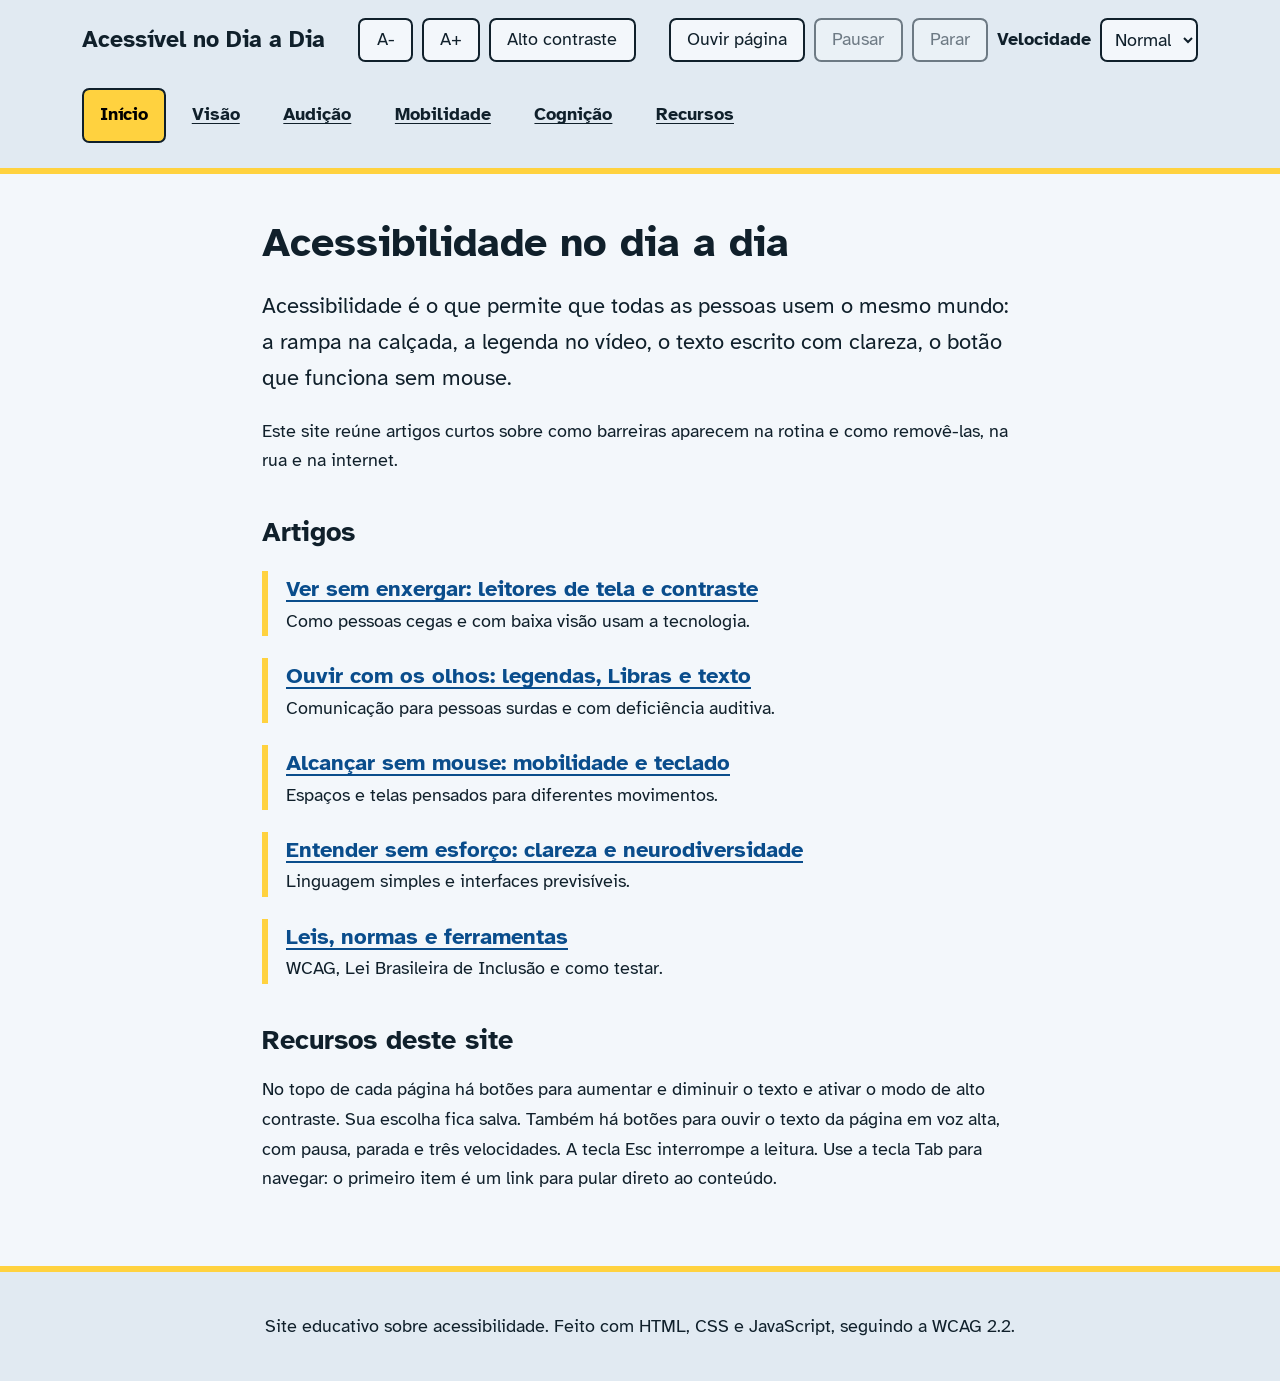
<file: index.html>
<!DOCTYPE html>
<html lang="pt-BR">
<head>
<meta charset="utf-8">
<meta name="viewport" content="width=device-width, initial-scale=1">
<title>Acessibilidade no dia a dia | Acessível no Dia a Dia</title>
<meta name="description" content="Artigos sobre acessibilidade na vida cotidiana: visão, audição, mobilidade e cognição.">
<link rel="preconnect" href="https://fonts.googleapis.com">
<link rel="preconnect" href="https://fonts.gstatic.com" crossorigin>
<link href="https://fonts.googleapis.com/css2?family=Atkinson+Hyperlegible:ital,wght@0,400;0,700;1,400&display=swap" rel="stylesheet">
<link rel="stylesheet" href="estilo.css">
</head>
<body>
<a class="pular" href="#conteudo">Pular para o conteúdo</a>
<header>
<div class="topo">
<a class="marca" href="index.html">Acessível no Dia a Dia</a>
<div class="ferramentas" role="group" aria-label="Ferramentas de acessibilidade">
<button type="button" id="btn-menos" aria-label="Diminuir texto">A-</button>
<button type="button" id="btn-mais" aria-label="Aumentar texto">A+</button>
<button type="button" id="btn-contraste" aria-pressed="false">Alto contraste</button>
</div>
<div class="ferramentas" id="leitura" role="group" aria-label="Leitura em voz alta">
<button type="button" id="btn-ouvir">Ouvir página</button>
<button type="button" id="btn-pausa" aria-pressed="false" disabled>Pausar</button>
<button type="button" id="btn-parar" disabled>Parar</button>
<label for="vel-leitura">Velocidade</label>
<select id="vel-leitura"><option value="0.8">Lenta</option><option value="1" selected>Normal</option><option value="1.3">Rápida</option></select>
<span id="estado-leitura" class="sr" role="status" aria-live="polite"></span>
</div>
</div>
<nav aria-label="Principal"><ul><li><a href="index.html" aria-current="page">Início</a></li><li><a href="visual.html">Visão</a></li><li><a href="auditiva.html">Audição</a></li><li><a href="motora.html">Mobilidade</a></li><li><a href="cognitiva.html">Cognição</a></li><li><a href="recursos.html">Recursos</a></li></ul></nav>
</header>
<main id="conteudo" tabindex="-1">

<h1>Acessibilidade no dia a dia</h1>
<p class="intro">Acessibilidade é o que permite que todas as pessoas usem o mesmo mundo: a rampa na calçada, a legenda no vídeo, o texto escrito com clareza, o botão que funciona sem mouse.</p>
<p>Este site reúne artigos curtos sobre como barreiras aparecem na rotina e como removê-las, na rua e na internet.</p>
<h2>Artigos</h2>
<ul class="lista-artigos">
<li><a href="visual.html">Ver sem enxergar: leitores de tela e contraste</a><br>Como pessoas cegas e com baixa visão usam a tecnologia.</li>
<li><a href="auditiva.html">Ouvir com os olhos: legendas, Libras e texto</a><br>Comunicação para pessoas surdas e com deficiência auditiva.</li>
<li><a href="motora.html">Alcançar sem mouse: mobilidade e teclado</a><br>Espaços e telas pensados para diferentes movimentos.</li>
<li><a href="cognitiva.html">Entender sem esforço: clareza e neurodiversidade</a><br>Linguagem simples e interfaces previsíveis.</li>
<li><a href="recursos.html">Leis, normas e ferramentas</a><br>WCAG, Lei Brasileira de Inclusão e como testar.</li>
</ul>
<h2>Recursos deste site</h2>
<p>No topo de cada página há botões para aumentar e diminuir o texto e ativar o modo de alto contraste. Sua escolha fica salva. Também há botões para ouvir o texto da página em voz alta, com pausa, parada e três velocidades. A tecla Esc interrompe a leitura. Use a tecla Tab para navegar: o primeiro item é um link para pular direto ao conteúdo.</p>

</main>
<footer><p>Site educativo sobre acessibilidade. Feito com HTML, CSS e JavaScript, seguindo a WCAG 2.2.</p></footer>
<script src="acessibilidade.js"></script>
<script src="leitura.js"></script>
</body>
</html>
</file>
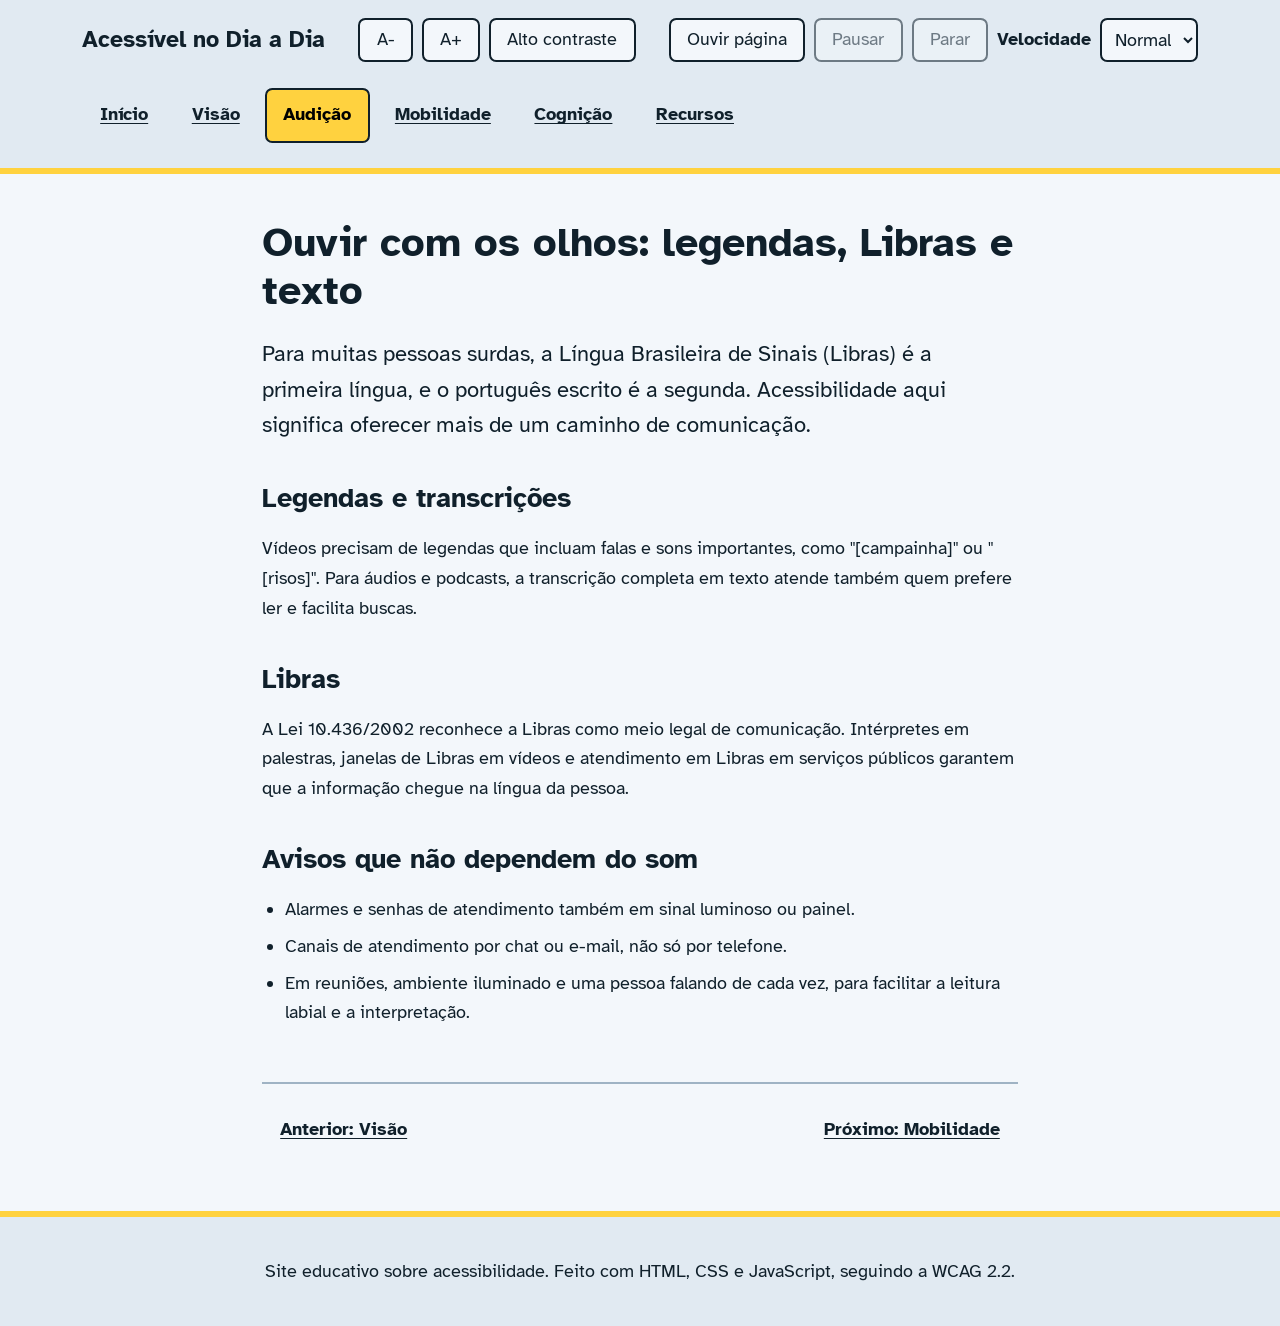
<file: auditiva.html>
<!DOCTYPE html>
<html lang="pt-BR">
<head>
<meta charset="utf-8">
<meta name="viewport" content="width=device-width, initial-scale=1">
<title>Ouvir com os olhos: legendas, Libras e texto | Acessível no Dia a Dia</title>
<meta name="description" content="Legendas, Libras e alternativas escritas para pessoas surdas e com deficiência auditiva.">
<link rel="preconnect" href="https://fonts.googleapis.com">
<link rel="preconnect" href="https://fonts.gstatic.com" crossorigin>
<link href="https://fonts.googleapis.com/css2?family=Atkinson+Hyperlegible:ital,wght@0,400;0,700;1,400&display=swap" rel="stylesheet">
<link rel="stylesheet" href="estilo.css">
</head>
<body>
<a class="pular" href="#conteudo">Pular para o conteúdo</a>
<header>
<div class="topo">
<a class="marca" href="index.html">Acessível no Dia a Dia</a>
<div class="ferramentas" role="group" aria-label="Ferramentas de acessibilidade">
<button type="button" id="btn-menos" aria-label="Diminuir texto">A-</button>
<button type="button" id="btn-mais" aria-label="Aumentar texto">A+</button>
<button type="button" id="btn-contraste" aria-pressed="false">Alto contraste</button>
</div>
<div class="ferramentas" id="leitura" role="group" aria-label="Leitura em voz alta">
<button type="button" id="btn-ouvir">Ouvir página</button>
<button type="button" id="btn-pausa" aria-pressed="false" disabled>Pausar</button>
<button type="button" id="btn-parar" disabled>Parar</button>
<label for="vel-leitura">Velocidade</label>
<select id="vel-leitura"><option value="0.8">Lenta</option><option value="1" selected>Normal</option><option value="1.3">Rápida</option></select>
<span id="estado-leitura" class="sr" role="status" aria-live="polite"></span>
</div>
</div>
<nav aria-label="Principal"><ul><li><a href="index.html">Início</a></li><li><a href="visual.html">Visão</a></li><li><a href="auditiva.html" aria-current="page">Audição</a></li><li><a href="motora.html">Mobilidade</a></li><li><a href="cognitiva.html">Cognição</a></li><li><a href="recursos.html">Recursos</a></li></ul></nav>
</header>
<main id="conteudo" tabindex="-1">

<h1>Ouvir com os olhos: legendas, Libras e texto</h1>
<p class="intro">Para muitas pessoas surdas, a Língua Brasileira de Sinais (Libras) é a primeira língua, e o português escrito é a segunda. Acessibilidade aqui significa oferecer mais de um caminho de comunicação.</p>
<h2>Legendas e transcrições</h2>
<p>Vídeos precisam de legendas que incluam falas e sons importantes, como "[campainha]" ou "[risos]". Para áudios e podcasts, a transcrição completa em texto atende também quem prefere ler e facilita buscas.</p>
<h2>Libras</h2>
<p>A Lei 10.436/2002 reconhece a Libras como meio legal de comunicação. Intérpretes em palestras, janelas de Libras em vídeos e atendimento em Libras em serviços públicos garantem que a informação chegue na língua da pessoa.</p>
<h2>Avisos que não dependem do som</h2>
<ul>
<li>Alarmes e senhas de atendimento também em sinal luminoso ou painel.</li>
<li>Canais de atendimento por chat ou e-mail, não só por telefone.</li>
<li>Em reuniões, ambiente iluminado e uma pessoa falando de cada vez, para facilitar a leitura labial e a interpretação.</li>
</ul>
<nav class="proximo" aria-label="Artigos"><a href="visual.html">Anterior: Visão</a><a href="motora.html">Próximo: Mobilidade</a></nav>
</main>
<footer><p>Site educativo sobre acessibilidade. Feito com HTML, CSS e JavaScript, seguindo a WCAG 2.2.</p></footer>
<script src="acessibilidade.js"></script>
<script src="leitura.js"></script>
</body>
</html>
</file>
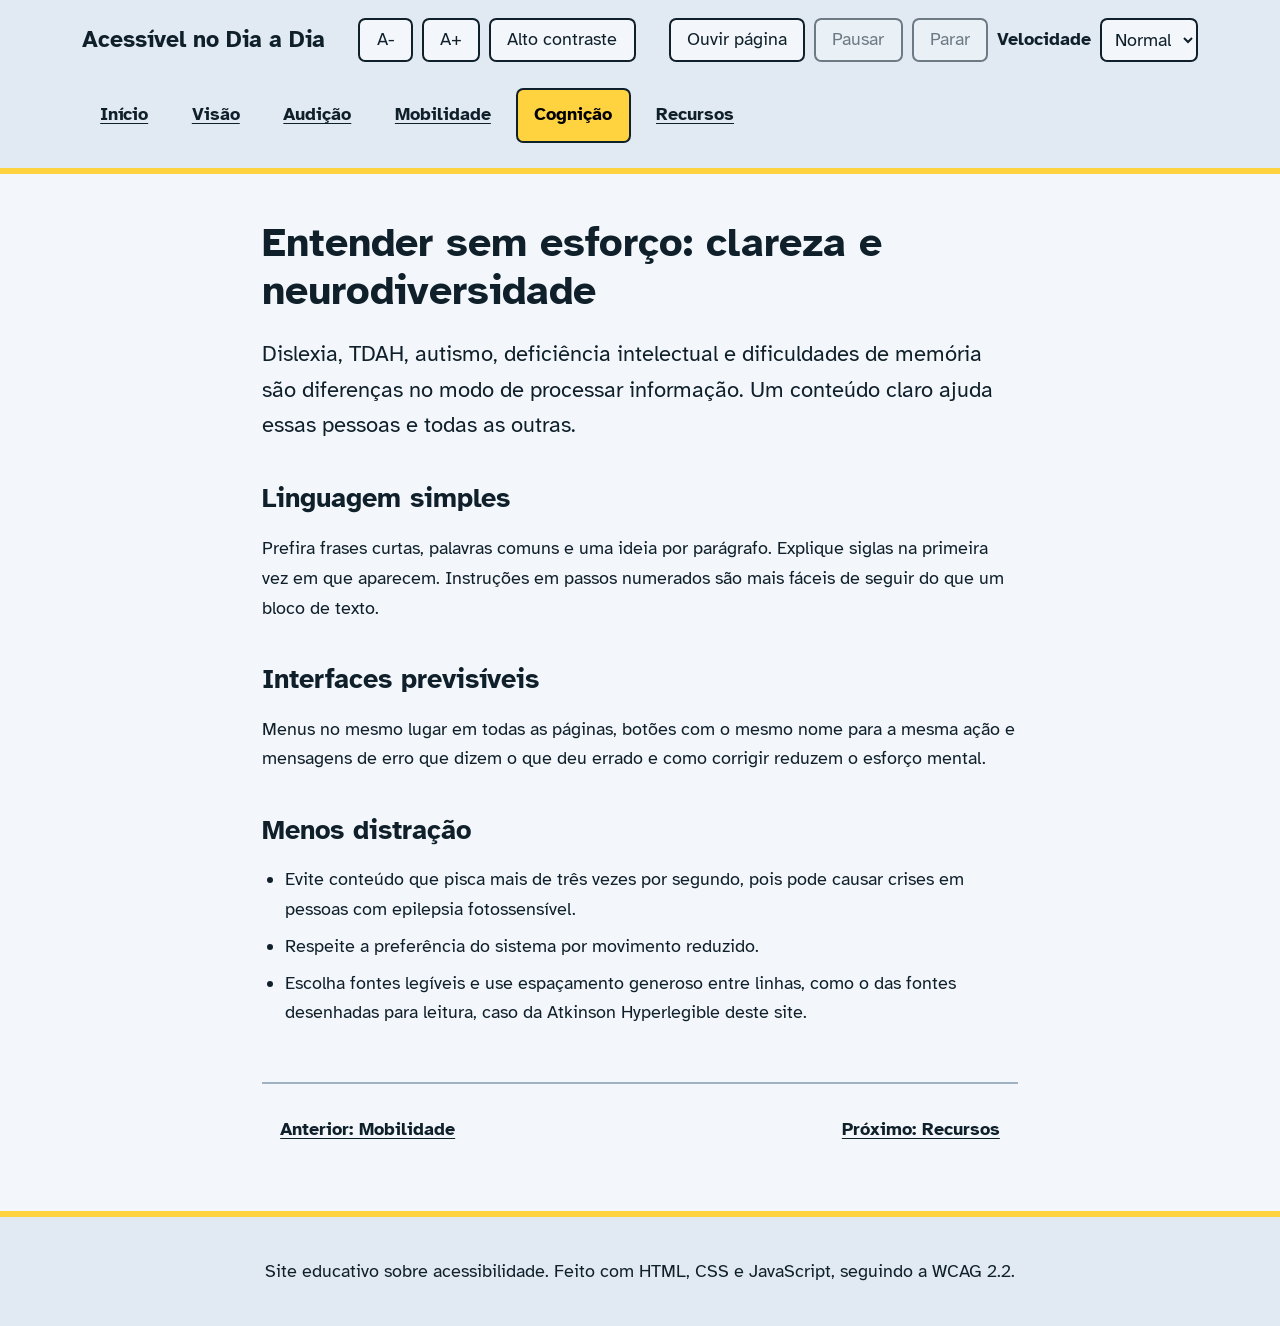
<file: cognitiva.html>
<!DOCTYPE html>
<html lang="pt-BR">
<head>
<meta charset="utf-8">
<meta name="viewport" content="width=device-width, initial-scale=1">
<title>Entender sem esforço: clareza e neurodiversidade | Acessível no Dia a Dia</title>
<meta name="description" content="Linguagem simples e interfaces previsíveis para pessoas com dislexia, TDAH, autismo e outras condições.">
<link rel="preconnect" href="https://fonts.googleapis.com">
<link rel="preconnect" href="https://fonts.gstatic.com" crossorigin>
<link href="https://fonts.googleapis.com/css2?family=Atkinson+Hyperlegible:ital,wght@0,400;0,700;1,400&display=swap" rel="stylesheet">
<link rel="stylesheet" href="estilo.css">
</head>
<body>
<a class="pular" href="#conteudo">Pular para o conteúdo</a>
<header>
<div class="topo">
<a class="marca" href="index.html">Acessível no Dia a Dia</a>
<div class="ferramentas" role="group" aria-label="Ferramentas de acessibilidade">
<button type="button" id="btn-menos" aria-label="Diminuir texto">A-</button>
<button type="button" id="btn-mais" aria-label="Aumentar texto">A+</button>
<button type="button" id="btn-contraste" aria-pressed="false">Alto contraste</button>
</div>
<div class="ferramentas" id="leitura" role="group" aria-label="Leitura em voz alta">
<button type="button" id="btn-ouvir">Ouvir página</button>
<button type="button" id="btn-pausa" aria-pressed="false" disabled>Pausar</button>
<button type="button" id="btn-parar" disabled>Parar</button>
<label for="vel-leitura">Velocidade</label>
<select id="vel-leitura"><option value="0.8">Lenta</option><option value="1" selected>Normal</option><option value="1.3">Rápida</option></select>
<span id="estado-leitura" class="sr" role="status" aria-live="polite"></span>
</div>
</div>
<nav aria-label="Principal"><ul><li><a href="index.html">Início</a></li><li><a href="visual.html">Visão</a></li><li><a href="auditiva.html">Audição</a></li><li><a href="motora.html">Mobilidade</a></li><li><a href="cognitiva.html" aria-current="page">Cognição</a></li><li><a href="recursos.html">Recursos</a></li></ul></nav>
</header>
<main id="conteudo" tabindex="-1">

<h1>Entender sem esforço: clareza e neurodiversidade</h1>
<p class="intro">Dislexia, TDAH, autismo, deficiência intelectual e dificuldades de memória são diferenças no modo de processar informação. Um conteúdo claro ajuda essas pessoas e todas as outras.</p>
<h2>Linguagem simples</h2>
<p>Prefira frases curtas, palavras comuns e uma ideia por parágrafo. Explique siglas na primeira vez em que aparecem. Instruções em passos numerados são mais fáceis de seguir do que um bloco de texto.</p>
<h2>Interfaces previsíveis</h2>
<p>Menus no mesmo lugar em todas as páginas, botões com o mesmo nome para a mesma ação e mensagens de erro que dizem o que deu errado e como corrigir reduzem o esforço mental.</p>
<h2>Menos distração</h2>
<ul>
<li>Evite conteúdo que pisca mais de três vezes por segundo, pois pode causar crises em pessoas com epilepsia fotossensível.</li>
<li>Respeite a preferência do sistema por movimento reduzido.</li>
<li>Escolha fontes legíveis e use espaçamento generoso entre linhas, como o das fontes desenhadas para leitura, caso da Atkinson Hyperlegible deste site.</li>
</ul>
<nav class="proximo" aria-label="Artigos"><a href="motora.html">Anterior: Mobilidade</a><a href="recursos.html">Próximo: Recursos</a></nav>
</main>
<footer><p>Site educativo sobre acessibilidade. Feito com HTML, CSS e JavaScript, seguindo a WCAG 2.2.</p></footer>
<script src="acessibilidade.js"></script>
<script src="leitura.js"></script>
</body>
</html>
</file>
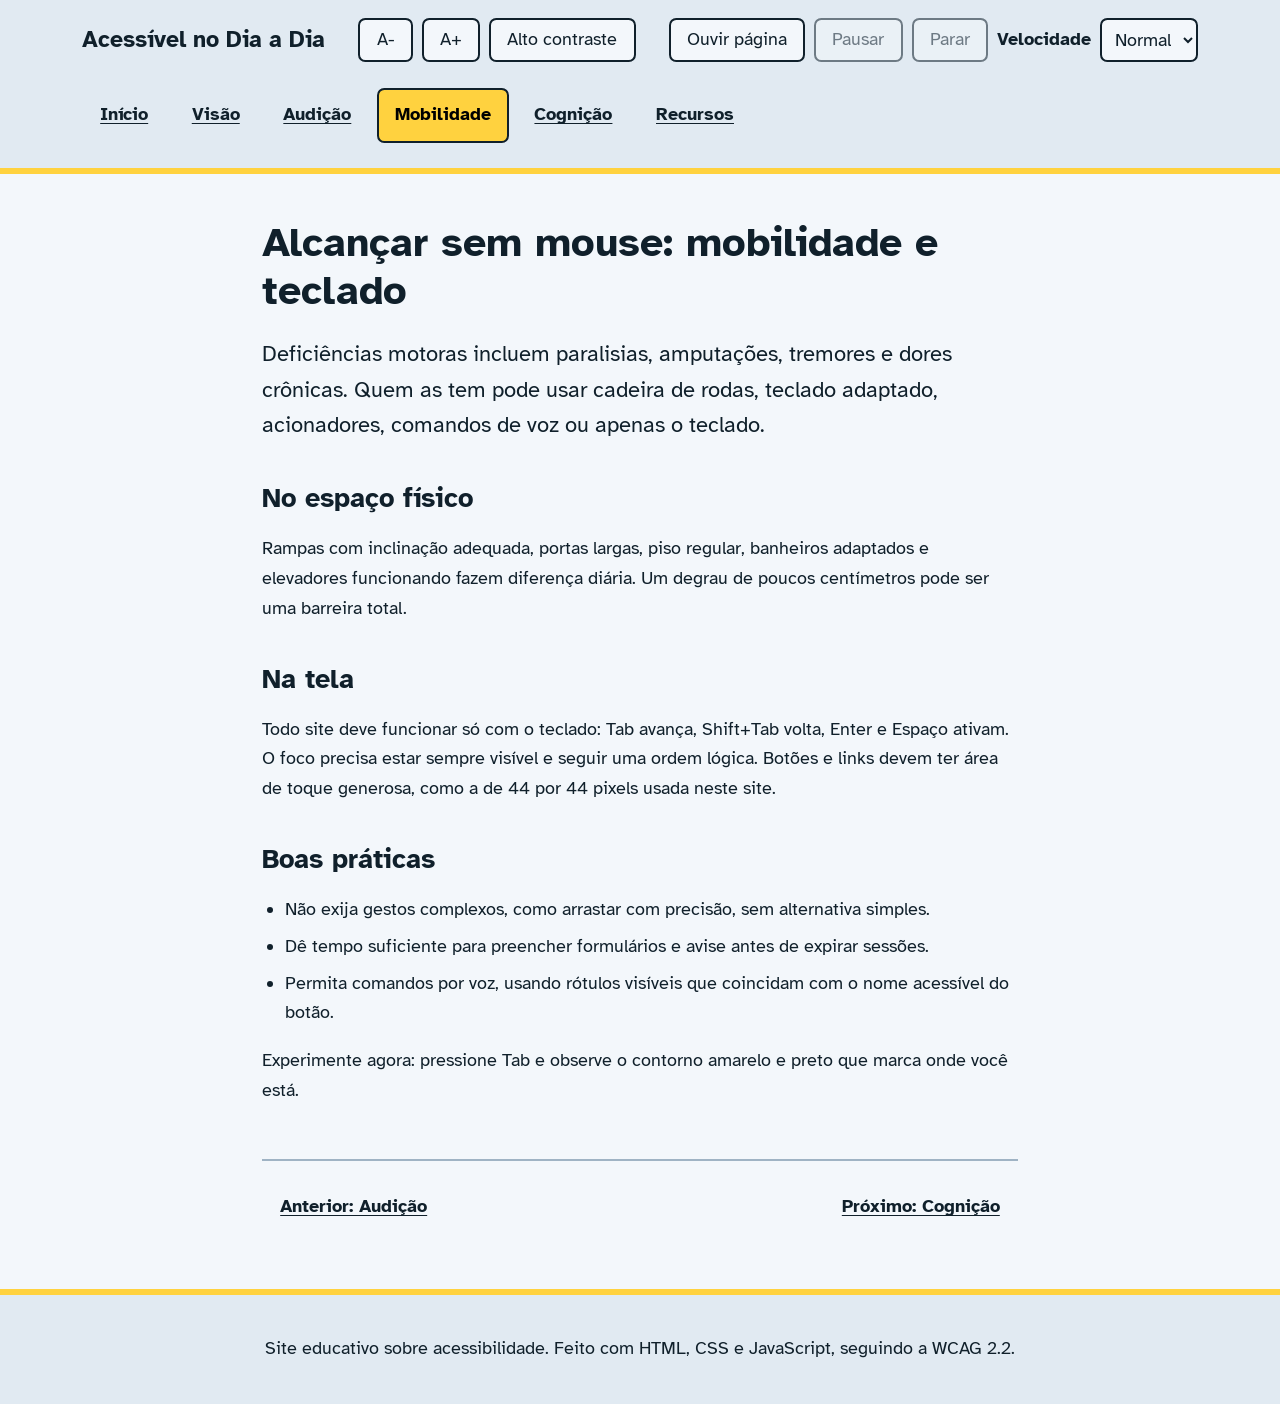
<file: motora.html>
<!DOCTYPE html>
<html lang="pt-BR">
<head>
<meta charset="utf-8">
<meta name="viewport" content="width=device-width, initial-scale=1">
<title>Alcançar sem mouse: mobilidade e teclado | Acessível no Dia a Dia</title>
<meta name="description" content="Mobilidade reduzida, uso de teclado e áreas de toque grandes no mundo físico e digital.">
<link rel="preconnect" href="https://fonts.googleapis.com">
<link rel="preconnect" href="https://fonts.gstatic.com" crossorigin>
<link href="https://fonts.googleapis.com/css2?family=Atkinson+Hyperlegible:ital,wght@0,400;0,700;1,400&display=swap" rel="stylesheet">
<link rel="stylesheet" href="estilo.css">
</head>
<body>
<a class="pular" href="#conteudo">Pular para o conteúdo</a>
<header>
<div class="topo">
<a class="marca" href="index.html">Acessível no Dia a Dia</a>
<div class="ferramentas" role="group" aria-label="Ferramentas de acessibilidade">
<button type="button" id="btn-menos" aria-label="Diminuir texto">A-</button>
<button type="button" id="btn-mais" aria-label="Aumentar texto">A+</button>
<button type="button" id="btn-contraste" aria-pressed="false">Alto contraste</button>
</div>
<div class="ferramentas" id="leitura" role="group" aria-label="Leitura em voz alta">
<button type="button" id="btn-ouvir">Ouvir página</button>
<button type="button" id="btn-pausa" aria-pressed="false" disabled>Pausar</button>
<button type="button" id="btn-parar" disabled>Parar</button>
<label for="vel-leitura">Velocidade</label>
<select id="vel-leitura"><option value="0.8">Lenta</option><option value="1" selected>Normal</option><option value="1.3">Rápida</option></select>
<span id="estado-leitura" class="sr" role="status" aria-live="polite"></span>
</div>
</div>
<nav aria-label="Principal"><ul><li><a href="index.html">Início</a></li><li><a href="visual.html">Visão</a></li><li><a href="auditiva.html">Audição</a></li><li><a href="motora.html" aria-current="page">Mobilidade</a></li><li><a href="cognitiva.html">Cognição</a></li><li><a href="recursos.html">Recursos</a></li></ul></nav>
</header>
<main id="conteudo" tabindex="-1">

<h1>Alcançar sem mouse: mobilidade e teclado</h1>
<p class="intro">Deficiências motoras incluem paralisias, amputações, tremores e dores crônicas. Quem as tem pode usar cadeira de rodas, teclado adaptado, acionadores, comandos de voz ou apenas o teclado.</p>
<h2>No espaço físico</h2>
<p>Rampas com inclinação adequada, portas largas, piso regular, banheiros adaptados e elevadores funcionando fazem diferença diária. Um degrau de poucos centímetros pode ser uma barreira total.</p>
<h2>Na tela</h2>
<p>Todo site deve funcionar só com o teclado: Tab avança, Shift+Tab volta, Enter e Espaço ativam. O foco precisa estar sempre visível e seguir uma ordem lógica. Botões e links devem ter área de toque generosa, como a de 44 por 44 pixels usada neste site.</p>
<h2>Boas práticas</h2>
<ul>
<li>Não exija gestos complexos, como arrastar com precisão, sem alternativa simples.</li>
<li>Dê tempo suficiente para preencher formulários e avise antes de expirar sessões.</li>
<li>Permita comandos por voz, usando rótulos visíveis que coincidam com o nome acessível do botão.</li>
</ul>
<p>Experimente agora: pressione Tab e observe o contorno amarelo e preto que marca onde você está.</p>
<nav class="proximo" aria-label="Artigos"><a href="auditiva.html">Anterior: Audição</a><a href="cognitiva.html">Próximo: Cognição</a></nav>
</main>
<footer><p>Site educativo sobre acessibilidade. Feito com HTML, CSS e JavaScript, seguindo a WCAG 2.2.</p></footer>
<script src="acessibilidade.js"></script>
<script src="leitura.js"></script>
</body>
</html>
</file>
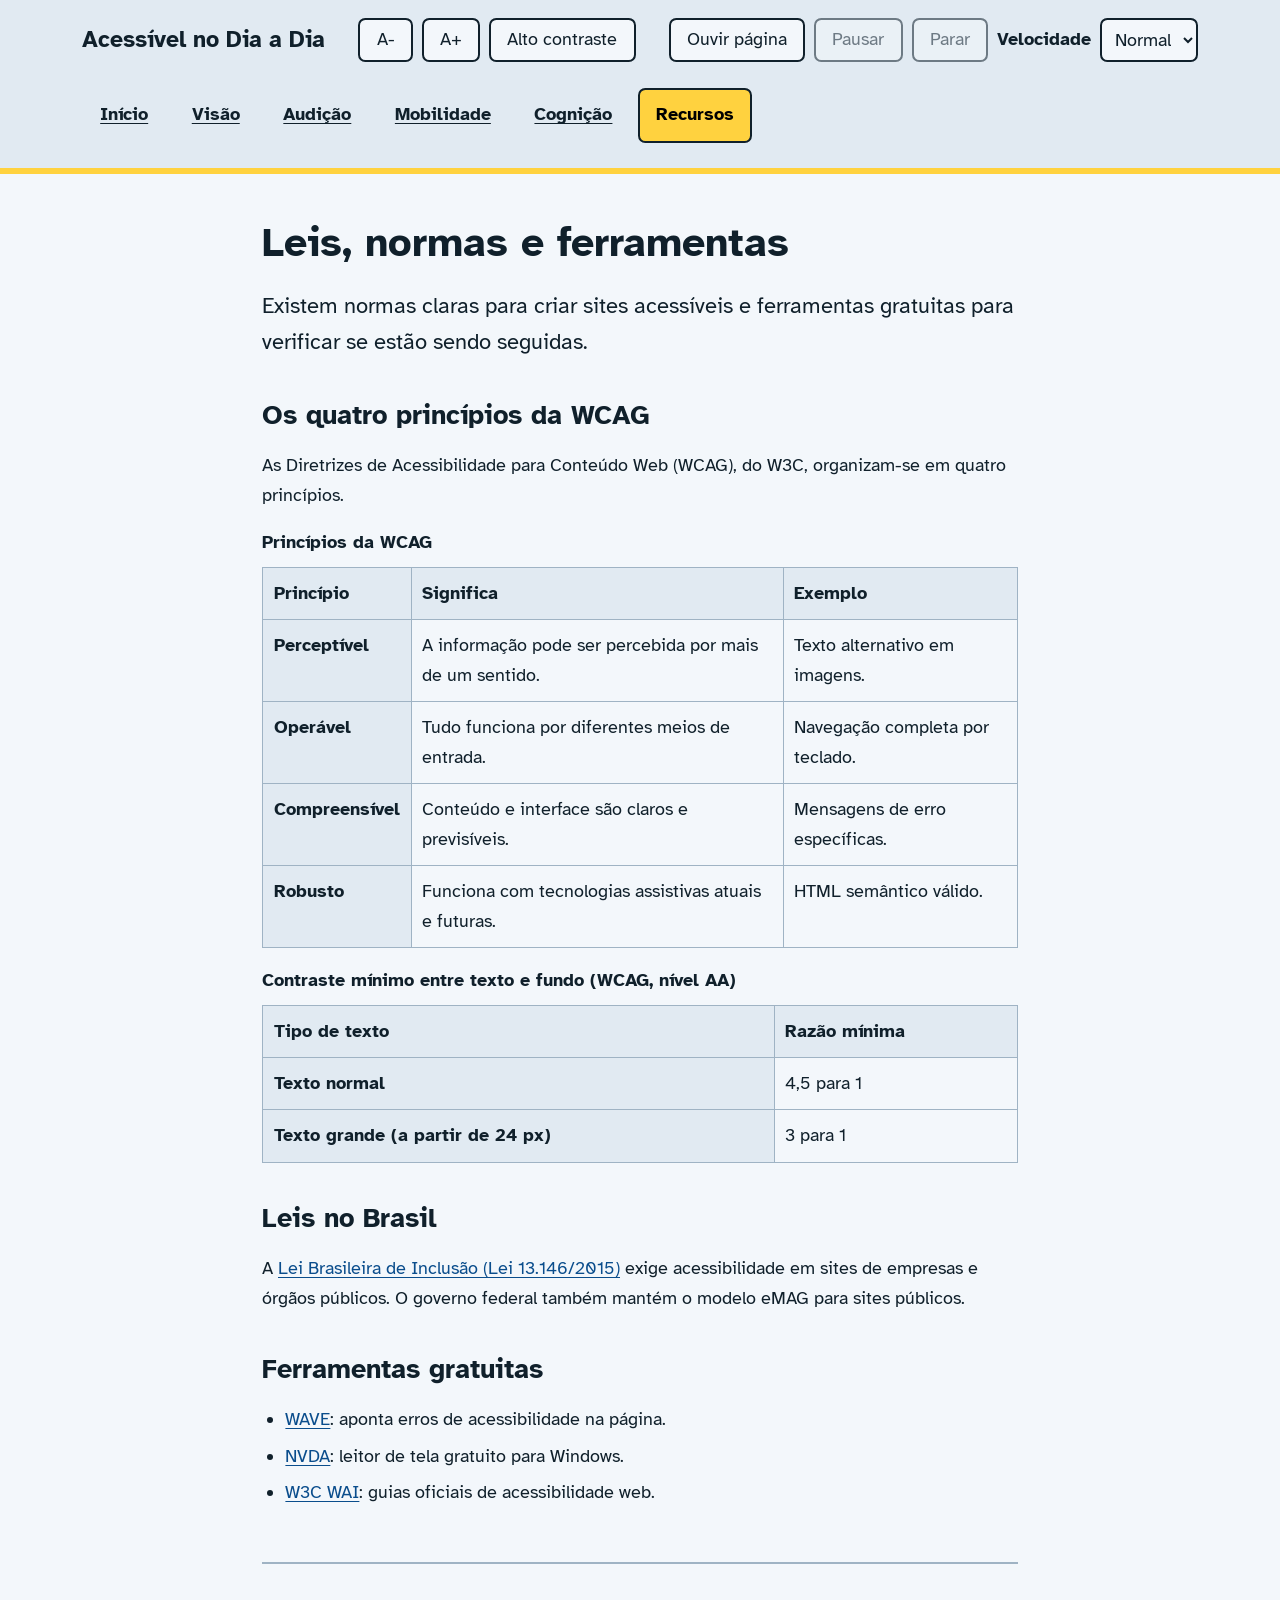
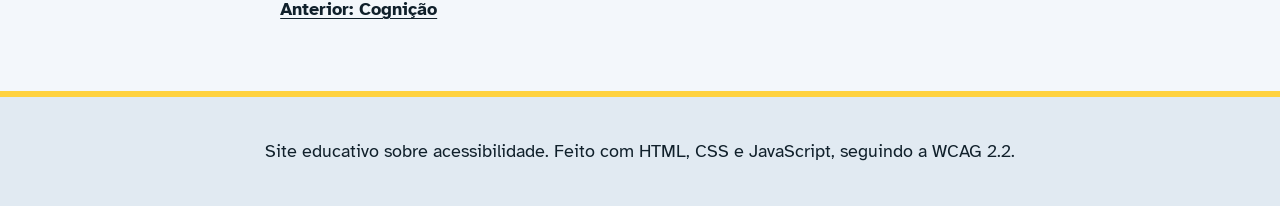
<file: recursos.html>
<!DOCTYPE html>
<html lang="pt-BR">
<head>
<meta charset="utf-8">
<meta name="viewport" content="width=device-width, initial-scale=1">
<title>Leis, normas e ferramentas | Acessível no Dia a Dia</title>
<meta name="description" content="WCAG, Lei Brasileira de Inclusão e ferramentas gratuitas para testar a acessibilidade de um site.">
<link rel="preconnect" href="https://fonts.googleapis.com">
<link rel="preconnect" href="https://fonts.gstatic.com" crossorigin>
<link href="https://fonts.googleapis.com/css2?family=Atkinson+Hyperlegible:ital,wght@0,400;0,700;1,400&display=swap" rel="stylesheet">
<link rel="stylesheet" href="estilo.css">
</head>
<body>
<a class="pular" href="#conteudo">Pular para o conteúdo</a>
<header>
<div class="topo">
<a class="marca" href="index.html">Acessível no Dia a Dia</a>
<div class="ferramentas" role="group" aria-label="Ferramentas de acessibilidade">
<button type="button" id="btn-menos" aria-label="Diminuir texto">A-</button>
<button type="button" id="btn-mais" aria-label="Aumentar texto">A+</button>
<button type="button" id="btn-contraste" aria-pressed="false">Alto contraste</button>
</div>
<div class="ferramentas" id="leitura" role="group" aria-label="Leitura em voz alta">
<button type="button" id="btn-ouvir">Ouvir página</button>
<button type="button" id="btn-pausa" aria-pressed="false" disabled>Pausar</button>
<button type="button" id="btn-parar" disabled>Parar</button>
<label for="vel-leitura">Velocidade</label>
<select id="vel-leitura"><option value="0.8">Lenta</option><option value="1" selected>Normal</option><option value="1.3">Rápida</option></select>
<span id="estado-leitura" class="sr" role="status" aria-live="polite"></span>
</div>
</div>
<nav aria-label="Principal"><ul><li><a href="index.html">Início</a></li><li><a href="visual.html">Visão</a></li><li><a href="auditiva.html">Audição</a></li><li><a href="motora.html">Mobilidade</a></li><li><a href="cognitiva.html">Cognição</a></li><li><a href="recursos.html" aria-current="page">Recursos</a></li></ul></nav>
</header>
<main id="conteudo" tabindex="-1">

<h1>Leis, normas e ferramentas</h1>
<p class="intro">Existem normas claras para criar sites acessíveis e ferramentas gratuitas para verificar se estão sendo seguidas.</p>
<h2>Os quatro princípios da WCAG</h2>
<p>As Diretrizes de Acessibilidade para Conteúdo Web (WCAG), do W3C, organizam-se em quatro princípios.</p>
<table>
<caption>Princípios da WCAG</caption>
<thead><tr><th scope="col">Princípio</th><th scope="col">Significa</th><th scope="col">Exemplo</th></tr></thead>
<tbody>
<tr><th scope="row">Perceptível</th><td>A informação pode ser percebida por mais de um sentido.</td><td>Texto alternativo em imagens.</td></tr>
<tr><th scope="row">Operável</th><td>Tudo funciona por diferentes meios de entrada.</td><td>Navegação completa por teclado.</td></tr>
<tr><th scope="row">Compreensível</th><td>Conteúdo e interface são claros e previsíveis.</td><td>Mensagens de erro específicas.</td></tr>
<tr><th scope="row">Robusto</th><td>Funciona com tecnologias assistivas atuais e futuras.</td><td>HTML semântico válido.</td></tr>
</tbody></table>
<table>
<caption>Contraste mínimo entre texto e fundo (WCAG, nível AA)</caption>
<thead><tr><th scope="col">Tipo de texto</th><th scope="col">Razão mínima</th></tr></thead>
<tbody><tr><th scope="row">Texto normal</th><td>4,5 para 1</td></tr><tr><th scope="row">Texto grande (a partir de 24 px)</th><td>3 para 1</td></tr></tbody></table>
<h2>Leis no Brasil</h2>
<p>A <a href="https://www.planalto.gov.br/ccivil_03/_ato2015-2018/2015/lei/l13146.htm">Lei Brasileira de Inclusão (Lei 13.146/2015)</a> exige acessibilidade em sites de empresas e órgãos públicos. O governo federal também mantém o modelo eMAG para sites públicos.</p>
<h2>Ferramentas gratuitas</h2>
<ul>
<li><a href="https://wave.webaim.org/">WAVE</a>: aponta erros de acessibilidade na página.</li>
<li><a href="https://www.nvaccess.org/">NVDA</a>: leitor de tela gratuito para Windows.</li>
<li><a href="https://www.w3.org/WAI/">W3C WAI</a>: guias oficiais de acessibilidade web.</li>
</ul>
<nav class="proximo" aria-label="Artigos"><a href="cognitiva.html">Anterior: Cognição</a><span></span></nav>
</main>
<footer><p>Site educativo sobre acessibilidade. Feito com HTML, CSS e JavaScript, seguindo a WCAG 2.2.</p></footer>
<script src="acessibilidade.js"></script>
<script src="leitura.js"></script>
</body>
</html>
</file>
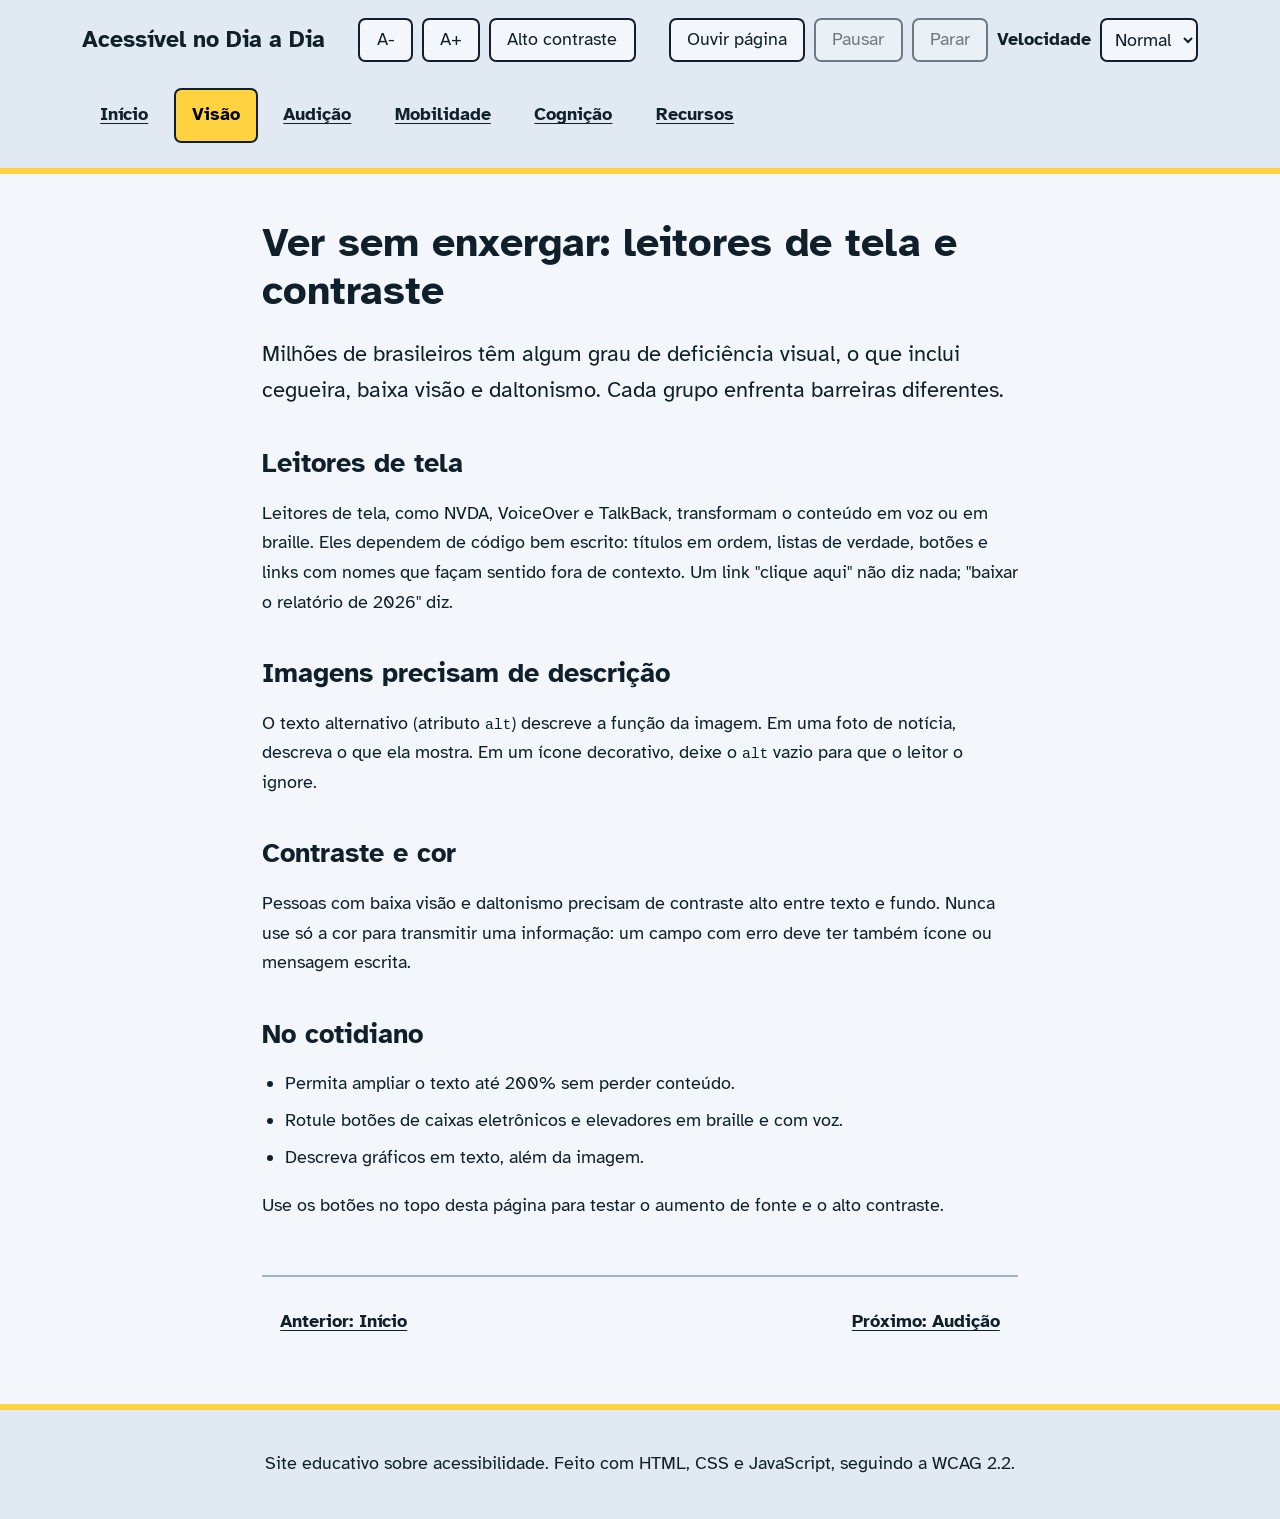
<file: visual.html>
<!DOCTYPE html>
<html lang="pt-BR">
<head>
<meta charset="utf-8">
<meta name="viewport" content="width=device-width, initial-scale=1">
<title>Ver sem enxergar: leitores de tela e contraste | Acessível no Dia a Dia</title>
<meta name="description" content="Como leitores de tela, texto alternativo e contraste ajudam pessoas cegas e com baixa visão.">
<link rel="preconnect" href="https://fonts.googleapis.com">
<link rel="preconnect" href="https://fonts.gstatic.com" crossorigin>
<link href="https://fonts.googleapis.com/css2?family=Atkinson+Hyperlegible:ital,wght@0,400;0,700;1,400&display=swap" rel="stylesheet">
<link rel="stylesheet" href="estilo.css">
</head>
<body>
<a class="pular" href="#conteudo">Pular para o conteúdo</a>
<header>
<div class="topo">
<a class="marca" href="index.html">Acessível no Dia a Dia</a>
<div class="ferramentas" role="group" aria-label="Ferramentas de acessibilidade">
<button type="button" id="btn-menos" aria-label="Diminuir texto">A-</button>
<button type="button" id="btn-mais" aria-label="Aumentar texto">A+</button>
<button type="button" id="btn-contraste" aria-pressed="false">Alto contraste</button>
</div>
<div class="ferramentas" id="leitura" role="group" aria-label="Leitura em voz alta">
<button type="button" id="btn-ouvir">Ouvir página</button>
<button type="button" id="btn-pausa" aria-pressed="false" disabled>Pausar</button>
<button type="button" id="btn-parar" disabled>Parar</button>
<label for="vel-leitura">Velocidade</label>
<select id="vel-leitura"><option value="0.8">Lenta</option><option value="1" selected>Normal</option><option value="1.3">Rápida</option></select>
<span id="estado-leitura" class="sr" role="status" aria-live="polite"></span>
</div>
</div>
<nav aria-label="Principal"><ul><li><a href="index.html">Início</a></li><li><a href="visual.html" aria-current="page">Visão</a></li><li><a href="auditiva.html">Audição</a></li><li><a href="motora.html">Mobilidade</a></li><li><a href="cognitiva.html">Cognição</a></li><li><a href="recursos.html">Recursos</a></li></ul></nav>
</header>
<main id="conteudo" tabindex="-1">

<h1>Ver sem enxergar: leitores de tela e contraste</h1>
<p class="intro">Milhões de brasileiros têm algum grau de deficiência visual, o que inclui cegueira, baixa visão e daltonismo. Cada grupo enfrenta barreiras diferentes.</p>
<h2>Leitores de tela</h2>
<p>Leitores de tela, como NVDA, VoiceOver e TalkBack, transformam o conteúdo em voz ou em braille. Eles dependem de código bem escrito: títulos em ordem, listas de verdade, botões e links com nomes que façam sentido fora de contexto. Um link "clique aqui" não diz nada; "baixar o relatório de 2026" diz.</p>
<h2>Imagens precisam de descrição</h2>
<p>O texto alternativo (atributo <code>alt</code>) descreve a função da imagem. Em uma foto de notícia, descreva o que ela mostra. Em um ícone decorativo, deixe o <code>alt</code> vazio para que o leitor o ignore.</p>
<h2>Contraste e cor</h2>
<p>Pessoas com baixa visão e daltonismo precisam de contraste alto entre texto e fundo. Nunca use só a cor para transmitir uma informação: um campo com erro deve ter também ícone ou mensagem escrita.</p>
<h2>No cotidiano</h2>
<ul>
<li>Permita ampliar o texto até 200% sem perder conteúdo.</li>
<li>Rotule botões de caixas eletrônicos e elevadores em braille e com voz.</li>
<li>Descreva gráficos em texto, além da imagem.</li>
</ul>
<p>Use os botões no topo desta página para testar o aumento de fonte e o alto contraste.</p>
<nav class="proximo" aria-label="Artigos"><a href="index.html">Anterior: Início</a><a href="auditiva.html">Próximo: Audição</a></nav>
</main>
<footer><p>Site educativo sobre acessibilidade. Feito com HTML, CSS e JavaScript, seguindo a WCAG 2.2.</p></footer>
<script src="acessibilidade.js"></script>
<script src="leitura.js"></script>
</body>
</html>
</file>
<file: estilo.css>
:root{--tinta:#10202b;--papel:#f3f7fb;--link:#0a4d8c;--faixa:#ffd23f;--borda:#9fb3c4;--suave:#e1eaf2}
body.contraste{--tinta:#fff;--papel:#000;--link:#ffd23f;--faixa:#ffd23f;--borda:#fff;--suave:#1a1a1a}
*{box-sizing:border-box}
html{font-size:112.5%}
body{margin:0;background:var(--papel);color:var(--tinta);font-family:"Atkinson Hyperlegible",Verdana,Arial,sans-serif;line-height:1.65}
a{color:var(--link);text-underline-offset:.18em}
a:hover{text-decoration-thickness:.2em}
:focus-visible{outline:3px solid var(--tinta);outline-offset:3px;box-shadow:0 0 0 6px var(--faixa)}
.pular{position:absolute;left:1rem;top:-4rem;background:var(--faixa);color:#000;padding:.6rem 1rem;font-weight:700;z-index:10}
.pular:focus{top:1rem}
header{border-bottom:6px solid var(--faixa);background:var(--suave)}
.topo{max-width:64rem;margin:auto;padding:1rem;display:flex;flex-wrap:wrap;gap:1rem;justify-content:space-between;align-items:center}
.marca{font-size:1.3rem;font-weight:700;color:var(--tinta);text-decoration:none}
.ferramentas{display:flex;gap:.5rem}
button{font:inherit;min-height:44px;min-width:44px;padding:.3rem .9rem;border:2px solid var(--tinta);background:var(--papel);color:var(--tinta);border-radius:.4rem;cursor:pointer}
button[aria-pressed="true"]{background:var(--tinta);color:var(--papel)}
nav ul{list-style:none;margin:0;padding:0 1rem 1rem;max-width:64rem;margin-inline:auto;display:flex;flex-wrap:wrap;gap:.4rem}
nav a{display:inline-block;padding:.6rem .9rem;min-height:44px;border:2px solid transparent;border-radius:.4rem;color:var(--tinta);font-weight:700}
nav a[aria-current="page"]{border-color:var(--tinta);background:var(--faixa);color:#000;text-decoration:none}
main{max-width:44rem;margin:0 auto;padding:2.5rem 1rem 3rem}
h1{font-size:2.3rem;line-height:1.15;margin:0 0 1rem}
h2{font-size:1.5rem;margin:2.2rem 0 .5rem;line-height:1.25}
.intro{font-size:1.2rem}
main ul,main ol{padding-left:1.3rem}
li{margin:.4rem 0}
.lista-artigos{list-style:none;padding:0}
.lista-artigos li{border-left:6px solid var(--faixa);padding-left:1rem;margin:1.2rem 0}
.lista-artigos a{font-size:1.2rem;font-weight:700}
table{border-collapse:collapse;width:100%;margin:1rem 0}
caption{text-align:left;font-weight:700;padding-bottom:.5rem}
th,td{border:1px solid var(--borda);padding:.6rem;text-align:left;vertical-align:top}
th{background:var(--suave)}
.proximo{margin-top:3rem;padding-top:1rem;border-top:2px solid var(--borda);display:flex;justify-content:space-between;gap:1rem;flex-wrap:wrap}
footer{border-top:6px solid var(--faixa);background:var(--suave);padding:1.2rem 1rem;text-align:center}
@media (prefers-reduced-motion:no-preference){a,button{transition:background-color .15s}}
@media (max-width:30rem){h1{font-size:1.8rem}}
.ferramentas{flex-wrap:wrap;align-items:center}
.ferramentas label{font-weight:700}
select{font:inherit;min-height:44px;padding:.3rem .5rem;border:2px solid var(--tinta);background:var(--papel);color:var(--tinta);border-radius:.4rem}
button:disabled{opacity:.55;cursor:not-allowed}
.sr{position:absolute;width:1px;height:1px;overflow:hidden;clip:rect(0 0 0 0);white-space:nowrap}
</file>
